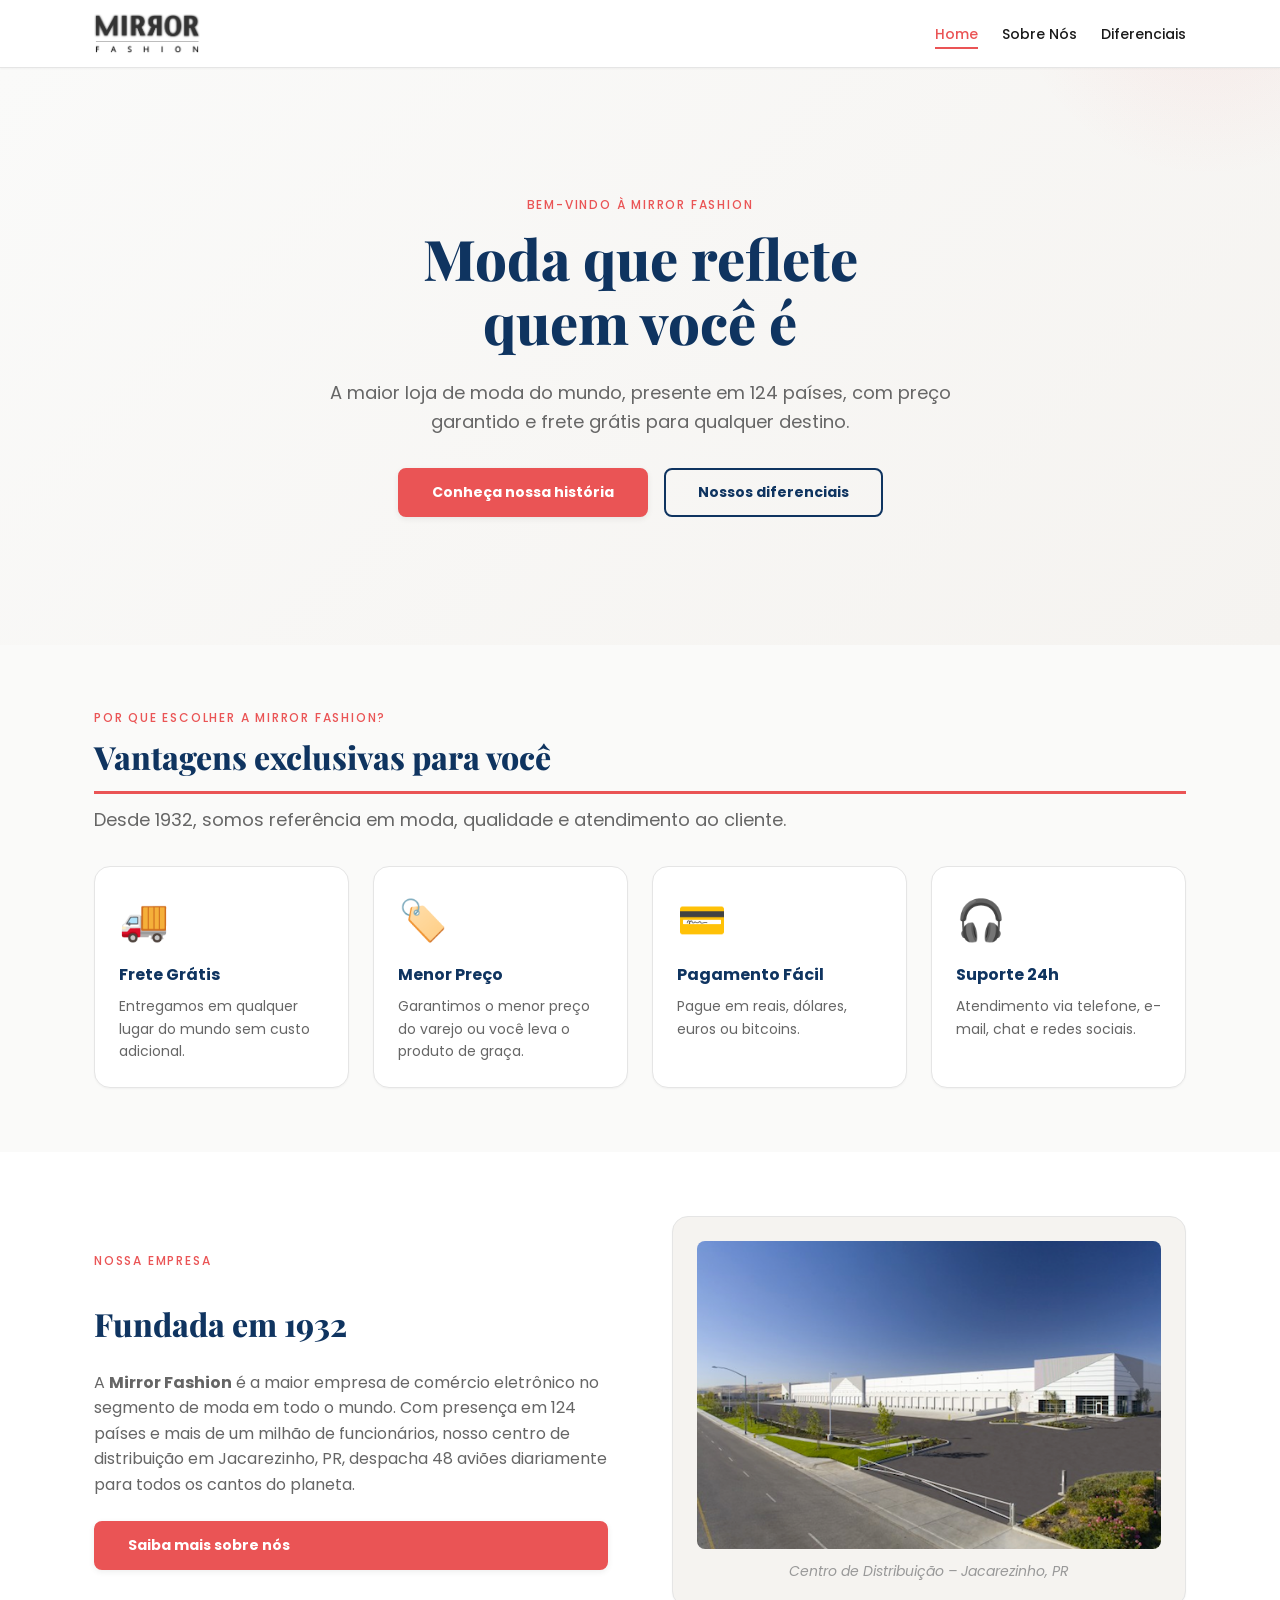
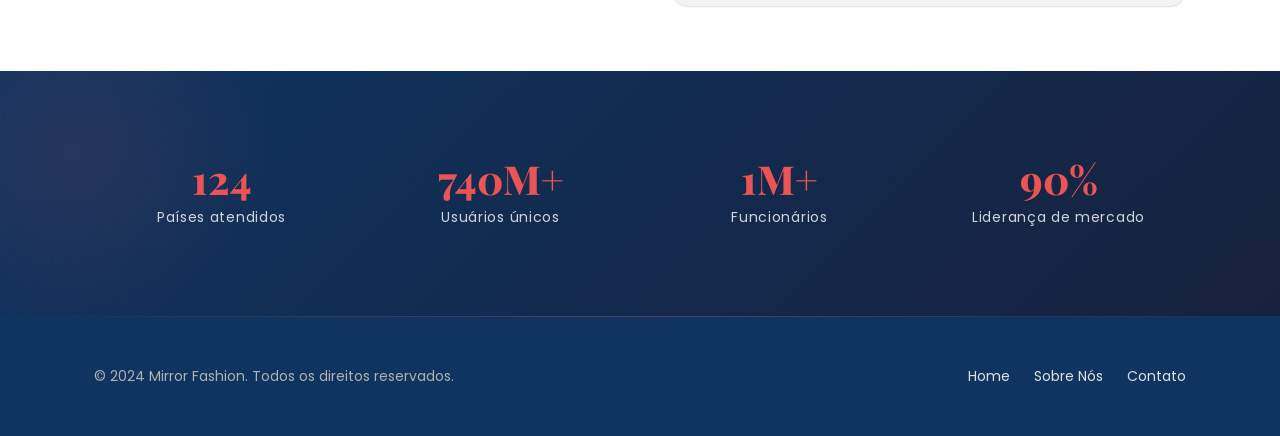
<file: html-basico/index.html>
<!DOCTYPE html>
<html lang="pt-br">
  <head>
    <meta charset="UTF-8" />
    <meta name="viewport" content="width=device-width, initial-scale=1.0" />
    <title>Mirror Fashion – Moda que reflete quem você é</title>
    <link rel="stylesheet" href="css/reset.css" />
    <link rel="stylesheet" href="css/design-system.css" />
    <link rel="stylesheet" href="css/components.css" />
    <link rel="stylesheet" href="css/style.css" />
  </head>
  <body>

    <!-- c-header: Cabeçalho fixo com navegação -->
    <header class="c-header">
      <div class="container c-header__inner">
        <a href="index.html">
          <img class="c-header__logo" src="img/logo.png" alt="Mirror Fashion" />
        </a>
        <nav aria-label="Navegação principal">
          <ul class="c-nav">
            <li><a class="c-nav__link c-nav__link--active" href="index.html">Home</a></li>
            <li><a class="c-nav__link" href="about-us.html">Sobre Nós</a></li>
            <li><a class="c-nav__link" href="about-us.html#diferenciais">Diferenciais</a></li>
          </ul>
        </nav>
      </div>
    </header>

    <main>

      <!-- c-hero: Destaque principal -->
      <section class="c-hero">
        <div class="container">
          <p class="c-hero__eyebrow">Bem-vindo à Mirror Fashion</p>
          <h1 class="c-hero__title">Moda que reflete<br />quem você é</h1>
          <p class="c-hero__body">
            A maior loja de moda do mundo, presente em 124 países,
            com preço garantido e frete grátis para qualquer destino.
          </p>
          <div class="c-hero__actions">
            <a href="about-us.html" class="c-btn c-btn--primary">Conheça nossa história</a>
            <a href="about-us.html#diferenciais" class="c-btn c-btn--outline">Nossos diferenciais</a>
          </div>
        </div>
      </section>

      <!-- c-section--alt: Vantagens em cards -->
      <section class="c-section c-section--alt">
        <div class="container">
          <header class="c-section__header">
            <p class="c-section__eyebrow">Por que escolher a Mirror Fashion?</p>
            <h2 class="c-section__title">Vantagens exclusivas para você</h2>
            <p class="c-section__lead">
              Desde 1932, somos referência em moda, qualidade e atendimento ao cliente.
            </p>
          </header>

          <div class="c-grid c-grid--4">
            <div class="c-card">
              <p class="c-card__icon">🚚</p>
              <h3 class="c-card__title">Frete Grátis</h3>
              <p class="c-card__body">Entregamos em qualquer lugar do mundo sem custo adicional.</p>
            </div>
            <div class="c-card">
              <p class="c-card__icon">🏷️</p>
              <h3 class="c-card__title">Menor Preço</h3>
              <p class="c-card__body">Garantimos o menor preço do varejo ou você leva o produto de graça.</p>
            </div>
            <div class="c-card">
              <p class="c-card__icon">💳</p>
              <h3 class="c-card__title">Pagamento Fácil</h3>
              <p class="c-card__body">Pague em reais, dólares, euros ou bitcoins.</p>
            </div>
            <div class="c-card">
              <p class="c-card__icon">🎧</p>
              <h3 class="c-card__title">Suporte 24h</h3>
              <p class="c-card__body">Atendimento via telefone, e-mail, chat e redes sociais.</p>
            </div>
          </div>
        </div>
      </section>

      <!-- Seção de prévia "Sobre nós" -->
      <section class="c-section">
        <div class="container c-about-preview">
          <div class="c-about-preview__text">
            <p class="c-section__eyebrow">Nossa Empresa</p>
            <h2 class="c-section__title">Fundada em 1932</h2>
            <p class="c-prose__paragraph">
              A <strong>Mirror Fashion</strong> é a maior empresa de comércio
              eletrônico no segmento de moda em todo o mundo. Com presença em
              124 países e mais de um milhão de funcionários, nosso centro de
              distribuição em Jacarezinho, PR, despacha 48 aviões diariamente
              para todos os cantos do planeta.
            </p>
            <a href="about-us.html" class="c-btn c-btn--primary">Saiba mais sobre nós</a>
          </div>
          <figure class="c-figure">
            <img class="c-figure__img" src="img/centro-distribuicao.png" alt="Centro de distribuição" />
            <figcaption class="c-figure__caption">Centro de Distribuição – Jacarezinho, PR</figcaption>
          </figure>
        </div>
      </section>

      <!-- c-section--brand: Estatísticas de destaque -->
      <section class="c-section c-section--brand">
        <div class="container">
          <div class="c-grid c-grid--4">
            <div class="c-stat">
              <span class="c-stat__value">124</span>
              <span class="c-stat__label">Países atendidos</span>
            </div>
            <div class="c-stat">
              <span class="c-stat__value">740M+</span>
              <span class="c-stat__label">Usuários únicos</span>
            </div>
            <div class="c-stat">
              <span class="c-stat__value">1M+</span>
              <span class="c-stat__label">Funcionários</span>
            </div>
            <div class="c-stat">
              <span class="c-stat__value">90%</span>
              <span class="c-stat__label">Liderança de mercado</span>
            </div>
          </div>
        </div>
      </section>

    </main>

    <!-- c-footer: Rodapé (componente de referência do Design System) -->
    <footer class="c-footer" id="rodape">
      <div class="container c-footer__inner">
        <div class="c-footer__brand">          
          <span class="c-footer__copy">&copy; 2024 Mirror Fashion. Todos os direitos reservados.</span>
        </div>
        <ul class="c-footer__links">
          <li><a class="c-footer__link" href="index.html">Home</a></li>
          <li><a class="c-footer__link" href="about-us.html">Sobre Nós</a></li>
          <li><a class="c-footer__link" href="mailto:loja@loja.com">Contato</a></li>
        </ul>
      </div>
    </footer>

  </body>
</html>
</file>
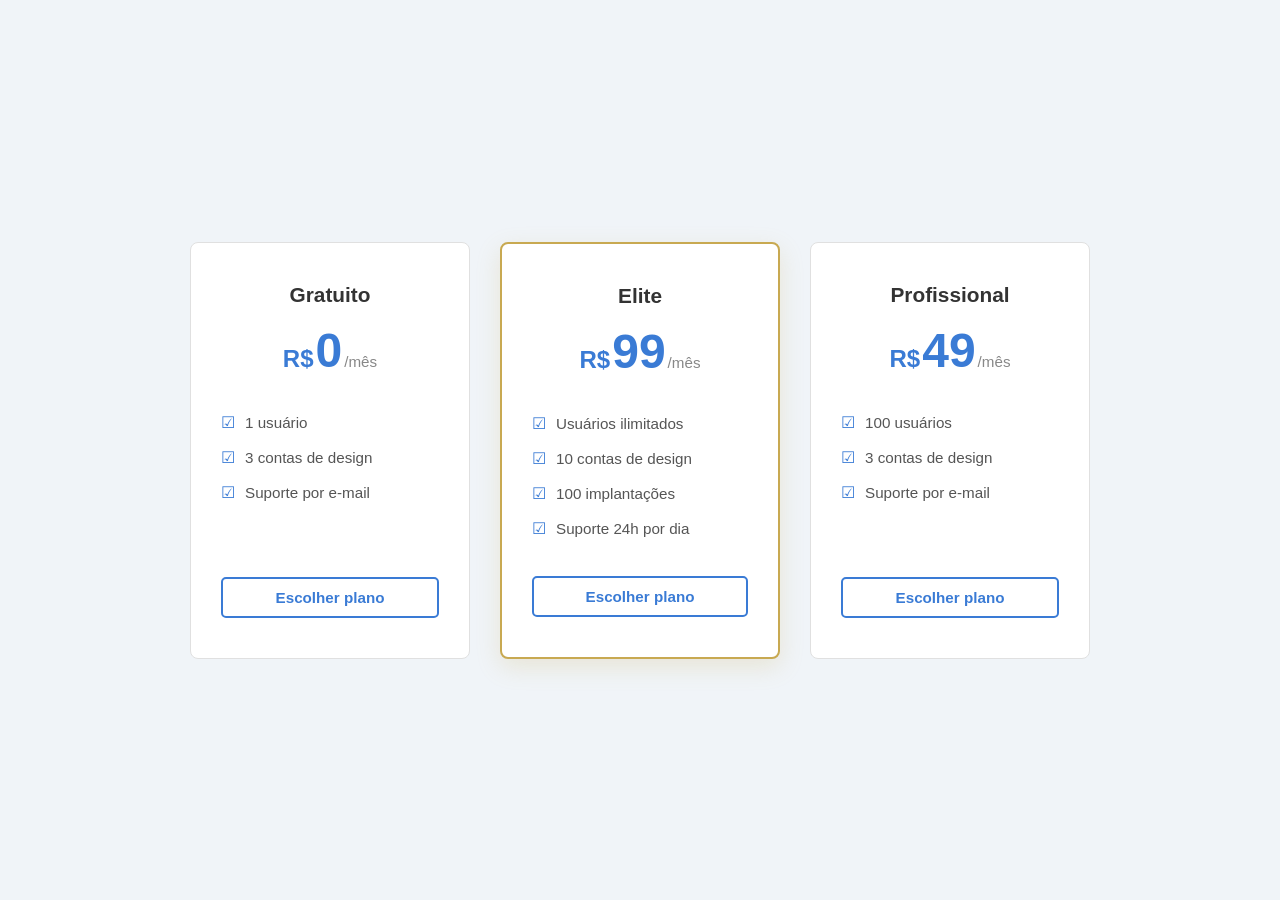
<file: html-basico/Cards/index.html>
<!DOCTYPE html>
<html lang="pt-BR">
<head>
    <meta charset="UTF-8">
    <meta name="viewport" content="width=device-width, initial-scale=1.0">
    <meta name="description" content="Cards de planos de preços com hover e transições">
    <title>Cards - Planos de Preços</title>
    <link rel="stylesheet" href="style.css">
</head>
<body>
    <main class="container">
        <!-- Card Gratuito -->
        <div class="card">
            <h2 class="card-title">Gratuito</h2>
            <div class="card-price">
                <span class="price-currency">R$</span>
                <span class="price-value">0</span>
                <span class="price-period">/mês</span>
            </div>
            <ul class="card-features">
                <li>
                    <span class="check">☑</span>
                    1 usuário
                </li>
                <li>
                    <span class="check">☑</span>
                    3 contas de design
                </li>
                <li>
                    <span class="check">☑</span>
                    Suporte por e-mail
                </li>
            </ul>
            <a href="#" class="card-button">Escolher plano</a>
        </div>

        <!-- Card Elite (destaque) -->
        <div class="card card-featured">
            <h2 class="card-title">Elite</h2>
            <div class="card-price">
                <span class="price-currency">R$</span>
                <span class="price-value">99</span>
                <span class="price-period">/mês</span>
            </div>
            <ul class="card-features">
                <li>
                    <span class="check">☑</span>
                    Usuários ilimitados
                </li>
                <li>
                    <span class="check">☑</span>
                    10 contas de design
                </li>
                <li>
                    <span class="check">☑</span>
                    100 implantações
                </li>
                <li>
                    <span class="check">☑</span>
                    Suporte 24h por dia
                </li>
            </ul>
            <a href="#" class="card-button">Escolher plano</a>
        </div>

        <!-- Card Profissional -->
        <div class="card">
            <h2 class="card-title">Profissional</h2>
            <div class="card-price">
                <span class="price-currency">R$</span>
                <span class="price-value">49</span>
                <span class="price-period">/mês</span>
            </div>
            <ul class="card-features">
                <li>
                    <span class="check">☑</span>
                    100 usuários
                </li>
                <li>
                    <span class="check">☑</span>
                    3 contas de design
                </li>
                <li>
                    <span class="check">☑</span>
                    Suporte por e-mail
                </li>
            </ul>
            <a href="#" class="card-button">Escolher plano</a>
        </div>
    </main>
</body>
</html>
</file>
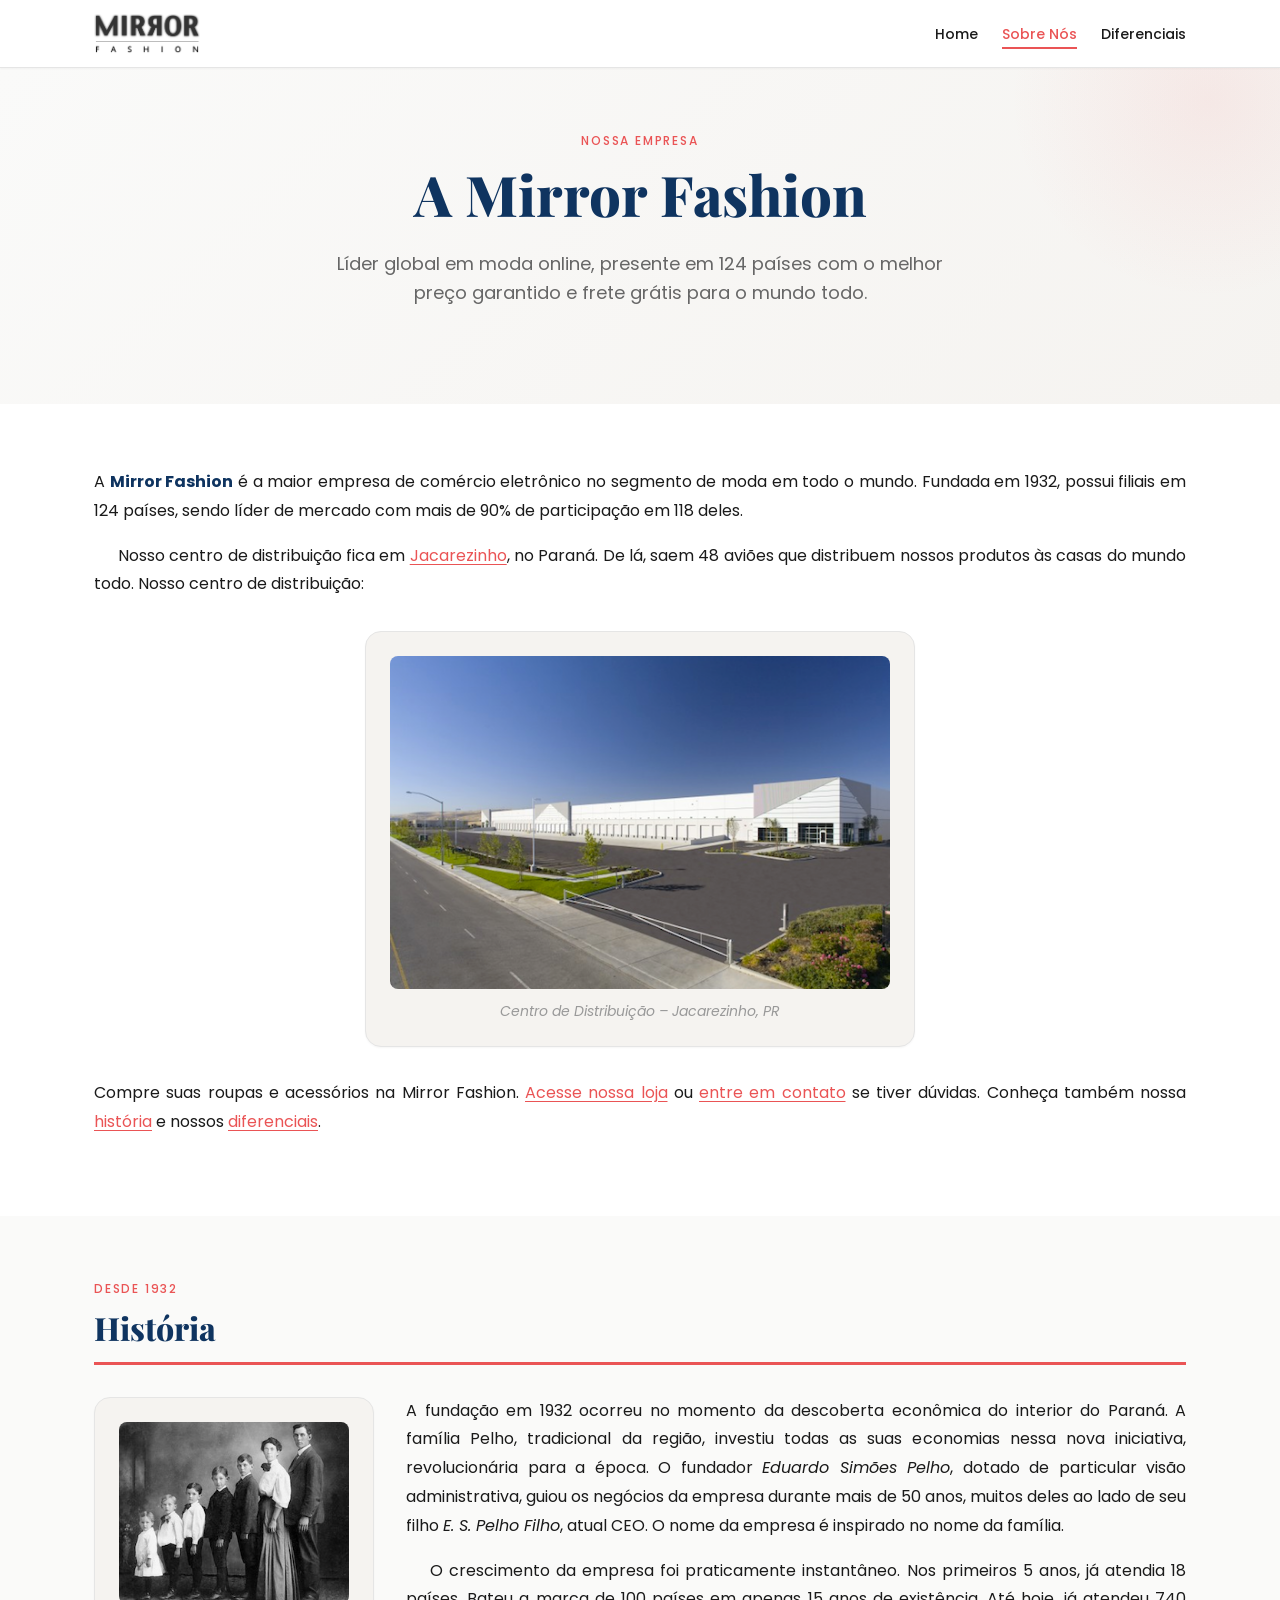
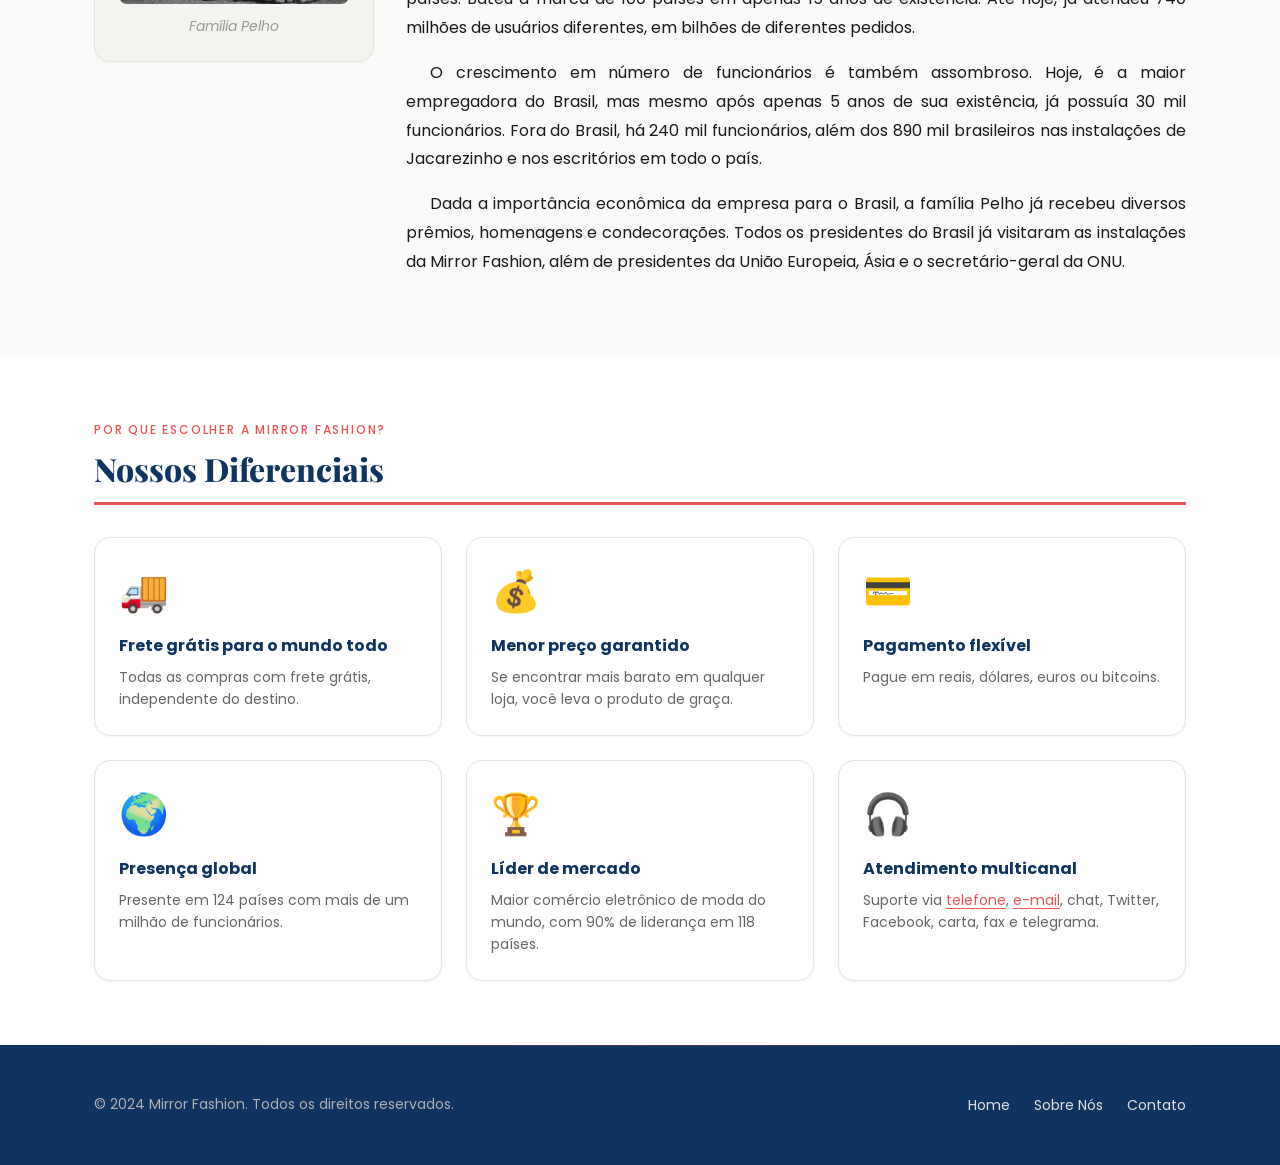
<file: html-basico/about-us.html>
<!DOCTYPE html>
<html lang="pt-br">
  <head>
    <meta charset="UTF-8" />
    <meta name="viewport" content="width=device-width, initial-scale=1.0" />
    <title>Sobre Nós – Mirror Fashion</title>
    <link rel="stylesheet" href="css/reset.css" />
    <link rel="stylesheet" href="css/design-system.css" />
    <link rel="stylesheet" href="css/components.css" />
    <link rel="stylesheet" href="css/about.css" />
  </head>
  <body>

    <!-- c-header: Cabeçalho fixo com navegação -->
    <header class="c-header">
      <div class="container c-header__inner">
        <a href="index.html">
          <img class="c-header__logo" src="img/logo.png" alt="Mirror Fashion" />
        </a>
        <nav aria-label="Navegação principal">
          <ul class="c-nav">
            <li><a class="c-nav__link" href="index.html">Home</a></li>
            <li><a class="c-nav__link c-nav__link--active" href="about-us.html">Sobre Nós</a></li>
            <li><a class="c-nav__link" href="about-us.html#diferenciais">Diferenciais</a></li>
          </ul>
        </nav>
      </div>
    </header>

    <!-- c-hero: Destaque da página -->
    <section class="c-hero c-hero--compact">
      <div class="container">
        <p class="c-hero__eyebrow">Nossa Empresa</p>
        <h1 class="c-hero__title">A Mirror Fashion</h1>
        <p class="c-hero__body">
          Líder global em moda online, presente em 124 países
          com o melhor preço garantido e frete grátis para o mundo todo.
        </p>
      </div>
    </section>

    <main>

      <!-- Seção introdutória -->
      <section class="c-section">
        <div class="container">
          <div class="c-prose">
            <p>
              A <strong>Mirror Fashion</strong> é a maior empresa de comércio
              eletrônico no segmento de moda em todo o mundo. Fundada em 1932,
              possui filiais em 124 países, sendo líder de mercado com mais de
              90% de participação em 118 deles.
            </p>
            <p>
              Nosso centro de distribuição fica em
              <a
                target="_blank"
                title="Google Maps"
                href="https://maps.google.com.br/?q=Jacarezinho"
              >Jacarezinho</a>, no Paraná. De lá, saem 48 aviões que distribuem
              nossos produtos às casas do mundo todo. Nosso centro de distribuição:
            </p>
          </div>

          <figure class="c-figure" id="centro-distribuicao">
            <img class="c-figure__img" src="img/centro-distribuicao.png" alt="Centro de distribuição" />
            <figcaption class="c-figure__caption">Centro de Distribuição – Jacarezinho, PR</figcaption>
          </figure>

          <div class="c-prose">
            <p>
              Compre suas roupas e acessórios na Mirror Fashion.
              <a href="index.html">Acesse nossa loja</a> ou
              <a href="mailto:loja@loja.com">entre em contato</a> se tiver dúvidas.
              Conheça também nossa <a href="#historia">história</a> e nossos
              <a href="#diferenciais">diferenciais</a>.
            </p>
          </div>
        </div>
      </section>

      <!-- c-section--alt: Seção de história -->
      <section class="c-section c-section--alt" id="historia">
        <div class="container">
          <header class="c-section__header">
            <p class="c-section__eyebrow">Desde 1932</p>
            <h2 class="c-section__title">História</h2>
          </header>

          <div class="c-article-grid">
            <figure class="c-figure" id="familia-pelho">
              <img class="c-figure__img" src="img/familia-pelho.jpg" alt="Família Pelho" />
              <figcaption class="c-figure__caption">Família Pelho</figcaption>
            </figure>

            <div class="c-prose">
              <p>
                A fundação em 1932 ocorreu no momento da descoberta econômica do
                interior do Paraná. A família Pelho, tradicional da região, investiu
                todas as suas economias nessa nova iniciativa, revolucionária para a
                época. O fundador <em>Eduardo Simões Pelho</em>, dotado de particular
                visão administrativa, guiou os negócios da empresa durante mais de 50
                anos, muitos deles ao lado de seu filho <em>E. S. Pelho Filho</em>,
                atual CEO. O nome da empresa é inspirado no nome da família.
              </p>
              <p>
                O crescimento da empresa foi praticamente instantâneo. Nos primeiros 5
                anos, já atendia 18 países. Bateu a marca de 100 países em apenas 15
                anos de existência. Até hoje, já atendeu 740 milhões de usuários
                diferentes, em bilhões de diferentes pedidos.
              </p>
              <p>
                O crescimento em número de funcionários é também assombroso. Hoje, é a
                maior empregadora do Brasil, mas mesmo após apenas 5 anos de sua
                existência, já possuía 30 mil funcionários. Fora do Brasil, há 240 mil
                funcionários, além dos 890 mil brasileiros nas instalações de
                Jacarezinho e nos escritórios em todo o país.
              </p>
              <p>
                Dada a importância econômica da empresa para o Brasil, a família Pelho
                já recebeu diversos prêmios, homenagens e condecorações. Todos os
                presidentes do Brasil já visitaram as instalações da Mirror Fashion,
                além de presidentes da União Europeia, Ásia e o secretário-geral da ONU.
              </p>
            </div>
          </div>
        </div>
      </section>

      <!-- Seção de diferenciais -->
      <section class="c-section" id="diferenciais">
        <div class="container">
          <header class="c-section__header">
            <p class="c-section__eyebrow">Por que escolher a Mirror Fashion?</p>
            <h2 class="c-section__title">Nossos Diferenciais</h2>
          </header>

          <ul class="c-grid c-grid--3">
            <li class="c-card">
              <p class="c-card__icon">🚚</p>
              <h3 class="c-card__title">Frete grátis para o mundo todo</h3>
              <p class="c-card__body">Todas as compras com frete grátis, independente do destino.</p>
            </li>
            <li class="c-card">
              <p class="c-card__icon">💰</p>
              <h3 class="c-card__title">Menor preço garantido</h3>
              <p class="c-card__body">Se encontrar mais barato em qualquer loja, você leva o produto de graça.</p>
            </li>
            <li class="c-card">
              <p class="c-card__icon">💳</p>
              <h3 class="c-card__title">Pagamento flexível</h3>
              <p class="c-card__body">Pague em reais, dólares, euros ou bitcoins.</p>
            </li>
            <li class="c-card">
              <p class="c-card__icon">🌍</p>
              <h3 class="c-card__title">Presença global</h3>
              <p class="c-card__body">Presente em 124 países com mais de um milhão de funcionários.</p>
            </li>
            <li class="c-card">
              <p class="c-card__icon">🏆</p>
              <h3 class="c-card__title">Líder de mercado</h3>
              <p class="c-card__body">Maior comércio eletrônico de moda do mundo, com 90% de liderança em 118 países.</p>
            </li>
            <li class="c-card">
              <p class="c-card__icon">🎧</p>
              <h3 class="c-card__title">Atendimento multicanal</h3>
              <p class="c-card__body">
                Suporte via <a href="tel:+553536298400">telefone</a>,
                <a href="mailto:loja@loja.com">e-mail</a>,
                chat, Twitter, Facebook, carta, fax e telegrama.
              </p>
            </li>
          </ul>
        </div>
      </section>

    </main>

    <!-- c-footer: Rodapé (componente de referência do Design System) -->
    <footer class="c-footer" id="rodape">
      <div class="container c-footer__inner">
        <div class="c-footer__brand">          
          <span class="c-footer__copy">&copy; 2024 Mirror Fashion. Todos os direitos reservados.</span>
        </div>
        <ul class="c-footer__links">
          <li><a class="c-footer__link" href="index.html">Home</a></li>
          <li><a class="c-footer__link" href="about-us.html">Sobre Nós</a></li>
          <li><a class="c-footer__link" href="mailto:loja@loja.com">Contato</a></li>
        </ul>
      </div>
    </footer>

  </body>
</html>
</file>
<file: html-basico/css/design-system.css>
/* Mirror Fashion – Design System
   Tokens: cores, tipografia, espaçamento, sombras, bordas, transições */

@import url('https://fonts.googleapis.com/css2?family=Poppins:ital,wght@0,300;0,400;0,500;0,600;0,700;0,800;1,400&family=Playfair+Display:ital,wght@0,700;0,800;1,700&display=swap');

:root {
  /* ── Tipografia ──────────────────────────── */
  --font-title:  "Playfair Display", serif;
  --font-body:   "Poppins", sans-serif;

  --font-size-xs:   0.75rem;    /* 12 px */
  --font-size-sm:   0.875rem;   /* 14 px */
  --font-size-base: 1rem;       /* 16 px */
  --font-size-md:   1.125rem;   /* 18 px */
  --font-size-lg:   1.25rem;    /* 20 px */
  --font-size-xl:   1.5rem;     /* 24 px */
  --font-size-2xl:  2rem;       /* 32 px */
  --font-size-3xl:  2.5rem;     /* 40 px */
  --font-size-4xl:  3.5rem;     /* 56 px */

  --font-weight-regular: 400;
  --font-weight-medium:  500;
  --font-weight-bold:    700;
  --font-weight-black:   800;

  --line-height-tight:  1.15;
  --line-height-snug:   1.35;
  --line-height-normal: 1.6;
  --line-height-loose:  1.8;

  /* ── Paleta de cores (Premium & Modern) ──── */
  --color-brand:        #0f3460;   /* Deep blue – cor principal */
  --color-brand-mid:    #16213e;
  --color-accent:       #ea5455;   /* Coral elegante */
  --color-accent-dark:  #c73652;

  --color-text:         #1a1a1a;
  --color-text-muted:   #666666;
  --color-text-subtle:  #999999;

  --color-bg:           #ffffff;
  --color-bg-soft:      #fafaf9;
  --color-bg-tint:      #f5f3f0;

  --color-border:       #e5e5e5;
  --color-border-dark:  #d4d4d8;

  /* Footer */
  --color-base-footer:  #777;      /* alias legado mantido para compatibilidade */
  --color-footer-bg:    #0f3460;
  --color-footer-text:  #b0b0b0;
  --color-footer-link:  #e0e0e0;

  /* ── Escala de espaçamento (base 4 px) ──── */
  --space-1:   4px;
  --space-2:   8px;
  --space-3:  12px;
  --space-4:  16px;
  --space-5:  24px;
  --space-6:  32px;
  --space-7:  48px;
  --space-8:  64px;
  --space-9:  96px;
  --space-10: 128px;

  /* ── Border radius ───────────────────────── */
  --radius-sm:   4px;
  --radius-md:   8px;
  --radius-lg:  16px;
  --radius-xl:  24px;
  --radius-full: 9999px;

  /* ── Sombras (Modernizadas) ──────────────── */
  --shadow-xs: 0 1px 2px rgba(0, 0, 0, .04);
  --shadow-sm: 0 2px 6px rgba(0, 0, 0, .07);
  --shadow-md: 0 6px 16px rgba(0, 0, 0, .10);
  --shadow-lg: 0 12px 32px rgba(0, 0, 0, .12);

  /* ── Layout ──────────────────────────────── */
  --max-width:     1140px;
  --header-height: 68px;

  /* ── Transições ──────────────────────────── */
  --transition-fast: 150ms ease-out;
  --transition-base: 250ms ease-out;
  --transition-slow: 400ms ease-out;
}
</file>
<file: html-basico/css/components.css>
/* Mirror Fashion – UI Components
   Componentes reutilizáveis seguindo o padrão do Design System */

/* ─────────────────────────────────────────────
   Container
───────────────────────────────────────────── */
.container {
  width: 100%;
  max-width: var(--max-width);
  margin-inline: auto;
  padding-inline: var(--space-5);
}

/* ─────────────────────────────────────────────
   c-header / c-nav  – Cabeçalho fixo com navegação
───────────────────────────────────────────── */
.c-header {
  position: sticky;
  top: 0;
  z-index: 100;
  background: var(--color-bg);
  border-bottom: 1px solid var(--color-border);
  height: var(--header-height);
  box-shadow: var(--shadow-xs);
  backdrop-filter: blur(8px);
}

.c-header__inner {
  display: flex;
  align-items: center;
  justify-content: space-between;
  height: 100%;
}

.c-header__logo {
  height: 40px;
  width: auto;
  transition: transform var(--transition-fast);
}

.c-header__logo:hover {
  transform: scale(1.05);
}

.c-nav {
  display: flex;
  gap: var(--space-5);
  list-style: none;
}

.c-nav__link {
  font-family: var(--font-body);
  font-weight: var(--font-weight-medium);
  font-size: var(--font-size-sm);
  color: var(--color-text);
  text-decoration: none;
  padding-bottom: 3px;
  border-bottom: 2px solid transparent;
  transition: all var(--transition-fast);
  position: relative;
}

.c-nav__link::after {
  content: '';
  position: absolute;
  bottom: -2px;
  left: 0;
  width: 0;
  height: 2px;
  background: var(--color-accent);
  transition: width var(--transition-fast);
}

.c-nav__link:hover::after,
.c-nav__link--active::after {
  width: 100%;
}

.c-nav__link:hover,
.c-nav__link--active {
  color: var(--color-accent);
}

/* ─────────────────────────────────────────────
   c-hero  – Seção de destaque principal
───────────────────────────────────────────── */
.c-hero {
  padding-block: var(--space-10);
  background: linear-gradient(135deg, #fafaf9 0%, #f5f3f0 100%);
  text-align: center;
  position: relative;
  overflow: hidden;
}

.c-hero::before {
  content: '';
  position: absolute;
  top: -50%;
  right: -10%;
  width: 400px;
  height: 400px;
  background: radial-gradient(circle, rgba(234, 84, 85, 0.08) 0%, transparent 70%);
  border-radius: 50%;
  pointer-events: none;
}

.c-hero--compact {
  padding-block: var(--space-8);
}

.c-hero__eyebrow {
  font-family: var(--font-body);
  font-size: var(--font-size-xs);
  font-weight: var(--font-weight-medium);
  letter-spacing: 0.15em;
  text-transform: uppercase;
  color: var(--color-accent);
  margin-bottom: var(--space-3);
  position: relative;
  z-index: 1;
}

.c-hero__title {
  font-family: var(--font-title);
  font-size: clamp(var(--font-size-2xl), 5vw, var(--font-size-4xl));
  color: var(--color-brand);
  line-height: var(--line-height-tight);
  margin-bottom: var(--space-5);
  font-weight: 800;
  position: relative;
  z-index: 1;
}

.c-hero__body {
  font-family: var(--font-body);
  font-size: var(--font-size-md);
  color: var(--color-text-muted);
  max-width: 60ch;
  margin-inline: auto;
  margin-bottom: var(--space-6);
  line-height: var(--line-height-normal);
  position: relative;
  z-index: 1;
}

.c-hero__actions {
  display: flex;
  gap: var(--space-4);
  justify-content: center;
  flex-wrap: wrap;
  position: relative;
  z-index: 1;
}

/* ─────────────────────────────────────────────
   c-btn  – Botões de ação
───────────────────────────────────────────── */
.c-btn {
  display: inline-flex;
  align-items: center;
  gap: var(--space-2);
  padding: var(--space-3) var(--space-6);
  border-radius: var(--radius-md);
  font-family: var(--font-body);
  font-weight: var(--font-weight-bold);
  font-size: var(--font-size-sm);
  cursor: pointer;
  text-decoration: none;
  border: 2px solid transparent;
  transition:
    background var(--transition-fast),
    color var(--transition-fast),
    border-color var(--transition-fast),
    transform var(--transition-fast),
    box-shadow var(--transition-fast);
  box-shadow: var(--shadow-sm);
}

.c-btn--primary {
  background: var(--color-accent);
  color: #fff;
  border-color: var(--color-accent);
}

.c-btn--primary:hover {
  background: var(--color-accent-dark);
  border-color: var(--color-accent-dark);
  transform: translateY(-2px);
  box-shadow: var(--shadow-md);
}

.c-btn--outline {
  background: transparent;
  color: var(--color-brand);
  border-color: var(--color-brand);
  box-shadow: none;
}

.c-btn--outline:hover {
  background: var(--color-brand);
  color: #fff;
  transform: translateY(-2px);
  box-shadow: var(--shadow-md);
}

/* ─────────────────────────────────────────────
   c-section  – Blocos de conteúdo
───────────────────────────────────────────── */
.c-section {
  padding-block: var(--space-8);
}

.c-section--alt {
  background: var(--color-bg-soft);
}

.c-section--brand {
  background: linear-gradient(135deg, #0f3460 0%, #16213e 100%);
  color: #fff;
  position: relative;
  overflow: hidden;
}

.c-section--brand::before {
  content: '';
  position: absolute;
  top: -50%;
  left: -10%;
  width: 400px;
  height: 400px;
  background: radial-gradient(circle, rgba(234, 84, 85, 0.1) 0%, transparent 70%);
  border-radius: 50%;
  pointer-events: none;
}

.c-section__header {
  margin-bottom: var(--space-6);
}

.c-section__eyebrow {
  font-family: var(--font-body);
  font-size: var(--font-size-xs);
  font-weight: var(--font-weight-medium);
  letter-spacing: 0.15em;
  text-transform: uppercase;
  color: var(--color-accent);
  margin-bottom: var(--space-2);
}

.c-section__title {
  font-family: var(--font-title);
  font-size: clamp(var(--font-size-xl), 3vw, var(--font-size-2xl));
  color: var(--color-brand);
  border-bottom: 3px solid var(--color-accent);
  padding-bottom: var(--space-3);
  line-height: var(--line-height-snug);
  font-weight: 800;
}

.c-section--brand .c-section__title {
  color: #fff;
  border-bottom-color: rgba(234, 84, 85, 0.6);
}

.c-section__lead {
  font-family: var(--font-body);
  font-size: var(--font-size-md);
  color: var(--color-text-muted);
  margin-top: var(--space-3);
  max-width: 72ch;
  line-height: var(--line-height-normal);
}

/* ─────────────────────────────────────────────
   c-grid  – Layout em grade responsiva
───────────────────────────────────────────── */
.c-grid {
  display: grid;
  gap: var(--space-5);
}

.c-grid--2 { grid-template-columns: repeat(2, 1fr); }
.c-grid--3 { grid-template-columns: repeat(3, 1fr); }
.c-grid--4 { grid-template-columns: repeat(4, 1fr); }

@media (max-width: 768px) {
  .c-grid--3,
  .c-grid--4 {
    grid-template-columns: repeat(2, 1fr);
  }
}

@media (max-width: 480px) {
  .c-grid--2,
  .c-grid--3,
  .c-grid--4 {
    grid-template-columns: 1fr;
  }
}

/* ─────────────────────────────────────────────
   c-card  – Cartão de conteúdo
───────────────────────────────────────────── */
.c-card {
  background: var(--color-bg);
  border: 1px solid var(--color-border);
  border-radius: var(--radius-lg);
  padding: var(--space-5);
  box-shadow: var(--shadow-xs);
  transition:
    box-shadow var(--transition-base),
    transform var(--transition-base),
    border-color var(--transition-base);
  list-style: none;
}

.c-card:hover {
  box-shadow: var(--shadow-md);
  transform: translateY(-4px);
  border-color: var(--color-accent);
}

.c-card__icon {
  font-size: 2.5rem;
  margin-bottom: var(--space-3);
  display: block;
}

.c-card__title {
  font-family: var(--font-body);
  font-weight: var(--font-weight-bold);
  font-size: var(--font-size-base);
  color: var(--color-brand);
  margin-bottom: var(--space-2);
  font-weight: 700;
}

.c-card__body {
  font-family: var(--font-body);
  font-size: var(--font-size-sm);
  color: var(--color-text-muted);
  line-height: var(--line-height-normal);
}

.c-card__body a {
  color: var(--color-accent);
  text-decoration: underline;
  text-underline-offset: 3px;
  transition: color var(--transition-fast);
}

.c-card__body a:hover {
  color: var(--color-accent-dark);
}

/* ─────────────────────────────────────────────
   c-figure  – Bloco de mídia / imagem com legenda
───────────────────────────────────────────── */
.c-figure {
  background-color: var(--color-bg-tint);
  border: 1px solid var(--color-border);
  border-radius: var(--radius-lg);
  text-align: center;
  padding: var(--space-5);
  margin-block: var(--space-6);
  box-shadow: var(--shadow-xs);
  overflow: hidden;
}

.c-figure__img {
  max-width: 100%;
  margin-inline: auto;
  border-radius: var(--radius-md);
  transition: transform var(--transition-base);
}

.c-figure:hover .c-figure__img {
  transform: scale(1.02);
}

.c-figure__caption {
  font-style: italic;
  margin-top: var(--space-3);
  font-family: var(--font-body);
  color: var(--color-text-subtle);
  font-size: var(--font-size-sm);
}

/* ─────────────────────────────────────────────
   c-prose  – Bloco de texto longo / artigo
───────────────────────────────────────────── */
.c-prose {
  font-family: var(--font-body);
  font-size: var(--font-size-base);
  line-height: var(--line-height-loose);
  color: var(--color-text);
}

.c-prose p {
  margin-bottom: var(--space-4);
  text-align: justify;
}

.c-prose p + p {
  text-indent: 1.5em;
}

.c-prose strong {
  font-weight: var(--font-weight-bold);
  color: var(--color-brand);
}

.c-prose em {
  font-style: italic;
}

.c-prose a {
  color: var(--color-accent);
  text-decoration: underline;
  text-underline-offset: 3px;
  transition: color var(--transition-fast);
}

.c-prose a:hover {
  color: var(--color-accent-dark);
}

/* ─────────────────────────────────────────────
   c-stat  – Indicador numérico de destaque
───────────────────────────────────────────── */
.c-stat {
  text-align: center;
  padding: var(--space-5);
  position: relative;
  z-index: 1;
}

.c-stat__value {
  display: block;
  font-family: var(--font-title);
  font-size: var(--font-size-3xl);
  color: var(--color-accent);
  line-height: 1;
  margin-bottom: var(--space-2);
  font-weight: 800;
}

.c-stat__label {
  display: block;
  font-family: var(--font-body);
  font-size: var(--font-size-sm);
  color: rgba(255, 255, 255, .8);
  letter-spacing: 0.05em;
}

/* ─────────────────────────────────────────────
   c-footer  – Rodapé (componente de referência)
───────────────────────────────────────────── */
.c-footer {
  background: var(--color-footer-bg);
  color: var(--color-footer-text);
  padding-block: var(--space-7);
  position: relative;
}

.c-footer::before {
  content: '';
  position: absolute;
  top: 0;
  left: 0;
  right: 0;
  height: 1px;
  background: linear-gradient(90deg, transparent, rgba(234, 84, 85, 0.3), transparent);
}

.c-footer__inner {
  display: flex;
  align-items: center;
  justify-content: space-between;
  flex-wrap: wrap;
  gap: var(--space-5);
}

.c-footer__brand {
  display: flex;
  align-items: center;
  gap: var(--space-4);
}

.c-footer__copy {
  font-family: var(--font-body);
  font-size: var(--font-size-sm);
  color: var(--color-footer-text);
}

.c-footer__links {
  display: flex;
  gap: var(--space-5);
  list-style: none;
  flex-wrap: wrap;
}

.c-footer__link {
  font-family: var(--font-body);
  font-size: var(--font-size-sm);
  color: var(--color-footer-link);
  text-decoration: none;
  transition: color var(--transition-fast);
  position: relative;
}

.c-footer__link::after {
  content: '';
  position: absolute;
  bottom: -2px;
  left: 0;
  width: 0;
  height: 1px;
  background: var(--color-accent);
  transition: width var(--transition-fast);
}

.c-footer__link:hover::after {
  width: 100%;
}

.c-footer__link:hover {
  color: #fff;
}

/* ─────────────────────────────────────────────
   Responsivo – Desktops / Telas grandes (>768px)
   Layout padrão acima, sem alterações necessárias
───────────────────────────────────────────── */

/* ─────────────────────────────────────────────
   Responsivo – Tablets (>480px e <768px)
───────────────────────────────────────────── */
@media (max-width: 768px) {
  .container {
    padding-inline: var(--space-4);
  }

  .c-header__inner {
    gap: var(--space-3);
  }

  .c-nav {
    gap: var(--space-3);
  }

  .c-nav__link {
    font-size: var(--font-size-xs);
  }

  .c-hero {
    padding-block: var(--space-8);
  }

  .c-hero__title {
    font-size: clamp(var(--font-size-xl), 4vw, var(--font-size-2xl));
  }

  .c-hero__body {
    font-size: var(--font-size-base);
  }

  .c-hero__actions {
    gap: var(--space-3);
  }

  .c-section {
    padding-block: var(--space-6);
  }

  .c-section__title {
    font-size: var(--font-size-xl);
  }

  .c-grid--3,
  .c-grid--4 {
    grid-template-columns: repeat(2, 1fr);
  }

  .c-stat__value {
    font-size: var(--font-size-2xl);
  }

  .c-footer__inner {
    flex-direction: column;
    align-items: flex-start;
    gap: var(--space-4);
  }
}

/* ─────────────────────────────────────────────
   Responsivo – Smartphones (<480px)
───────────────────────────────────────────── */
@media (max-width: 480px) {
  .container {
    padding-inline: var(--space-3);
  }

  .c-header {
    height: auto;
    padding-block: var(--space-2);
  }

  .c-header__inner {
    flex-direction: column;
    gap: var(--space-2);
  }

  .c-header__logo {
    height: 32px;
  }

  .c-nav {
    gap: var(--space-3);
    flex-wrap: wrap;
    justify-content: center;
  }

  .c-hero {
    padding-block: var(--space-6);
  }

  .c-hero__title {
    font-size: var(--font-size-xl);
  }

  .c-hero__body {
    font-size: var(--font-size-sm);
    margin-bottom: var(--space-4);
  }

  .c-hero__actions {
    flex-direction: column;
    align-items: center;
  }

  .c-btn {
    width: 100%;
    justify-content: center;
  }

  .c-section {
    padding-block: var(--space-5);
  }

  .c-section__title {
    font-size: var(--font-size-lg);
  }

  .c-section__lead {
    font-size: var(--font-size-sm);
  }

  .c-grid--2,
  .c-grid--3,
  .c-grid--4 {
    grid-template-columns: 1fr;
  }

  .c-card {
    padding: var(--space-4);
  }

  .c-card__icon {
    font-size: 2rem;
  }

  .c-stat {
    padding: var(--space-3);
  }

  .c-stat__value {
    font-size: var(--font-size-xl);
  }

  .c-stat__label {
    font-size: var(--font-size-xs);
  }

  .c-footer {
    padding-block: var(--space-5);
  }

  .c-footer__links {
    flex-direction: column;
    gap: var(--space-3);
  }
}
</file>
<file: html-basico/css/style.css>
/* Mirror Fashion – Estilos específicos da Home */

/* Layout da seção de prévia "Sobre nós" */
.c-about-preview {
  display: grid;
  grid-template-columns: 1fr 1fr;
  gap: var(--space-8);
  align-items: center;
}

.c-about-preview__text {
  display: flex;
  flex-direction: column;
  gap: var(--space-5);
}

.c-about-preview__text .c-section__title {
  border-bottom: none;
  padding-bottom: 0;
}

.c-prose__paragraph {
  font-family: var(--font-body);
  font-size: var(--font-size-base);
  line-height: var(--line-height-normal);
  color: var(--color-text-muted);
}

.c-about-preview .c-figure {
  margin-block: 0;
}

@media (max-width: 768px) {
  .c-about-preview {
    grid-template-columns: 1fr;
  }
}
</file>
<file: html-basico/Cards/style.css>
/* Reset e base */
* {
    margin: 0;
    padding: 0;
    box-sizing: border-box;
}

body {
    font-family: Arial, Helvetica, sans-serif;
    background-color: #f0f4f8;
    min-height: 100vh;
    display: flex;
    align-items: center;
    justify-content: center;
}

/* Container dos cards */
.container {
    display: flex;
    align-items: stretch;
    justify-content: center;
    gap: 30px;
    padding: 40px 20px;
}

/* Card base */
.card {
    background-color: #ffffff;
    border: 1px solid #e0e0e0;
    border-radius: 8px;
    padding: 40px 30px;
    width: 280px;
    text-align: center;
    transition: transform 0.3s ease, box-shadow 0.3s ease, border-color 0.3s ease;
    position: relative;
    display: flex;
    flex-direction: column;
}

/* Hover nos cards normais */
.card:hover {
    transform: translateY(-10px);
    box-shadow: 0 12px 30px rgba(0, 0, 0, 0.15);
    border-color: #3a7bd5;
}

/* Card destaque (Elite) */
.card-featured {
    border: 2px solid #c8a951;
    box-shadow: 0 8px 25px rgba(200, 169, 81, 0.2);
}

.card-featured:hover {
    transform: translateY(-10px);
    box-shadow: 0 16px 35px rgba(200, 169, 81, 0.35);
    border-color: #c8a951;
}

/* Título do card */
.card-title {
    font-size: 1.3rem;
    font-weight: 700;
    color: #333333;
    margin-bottom: 20px;
}

/* Preço */
.card-price {
    margin-bottom: 30px;
    display: flex;
    align-items: baseline;
    justify-content: center;
    gap: 2px;
}

.price-currency {
    font-size: 1.5rem;
    font-weight: 700;
    color: #3a7bd5;
}

.price-value {
    font-size: 3rem;
    font-weight: 700;
    color: #3a7bd5;
    line-height: 1;
}

.price-period {
    font-size: 0.95rem;
    color: #888888;
}

/* Lista de features */
.card-features {
    list-style: none;
    text-align: left;
    margin-bottom: 30px;
    flex: 1;
}

.card-features li {
    padding: 8px 0;
    font-size: 0.95rem;
    color: #555555;
    display: flex;
    align-items: center;
    gap: 10px;
    transition: color 0.2s ease;
}

.card:hover .card-features li {
    color: #333333;
}

.card-features .check {
    color: #3a7bd5;
    font-size: 1rem;
}

/* Botão */
.card-button {
    display: inline-block;
    padding: 10px 24px;
    border: 2px solid #3a7bd5;
    border-radius: 5px;
    color: #3a7bd5;
    text-decoration: none;
    font-size: 0.95rem;
    font-weight: 600;
    transition: background-color 0.3s ease, color 0.3s ease, transform 0.2s ease;
}

.card-button:hover {
    background-color: #3a7bd5;
    color: #ffffff;
    transform: scale(1.05);
}

/* ─────────────────────────────────────────────
   Responsivo – Desktops / Telas grandes (>768px)
   Layout padrão (flex row com 3 cards), sem alterações
───────────────────────────────────────────── */

/* ─────────────────────────────────────────────
   Responsivo – Tablets (>480px e <768px)
───────────────────────────────────────────── */
@media (max-width: 768px) {
    .container {
        flex-wrap: wrap;
        justify-content: center;
        gap: 20px;
        padding: 30px 16px;
    }

    .card {
        width: 45%;
        min-width: 240px;
        padding: 30px 20px;
    }

    .card-featured {
        transform: scale(1);
    }

    .card-featured:hover {
        transform: translateY(-10px);
    }

    .price-value {
        font-size: 2.5rem;
    }
}

/* ─────────────────────────────────────────────
   Responsivo – Smartphones (<480px)
───────────────────────────────────────────── */
@media (max-width: 480px) {
    body {
        padding: 16px 0;
    }

    .container {
        flex-direction: column;
        align-items: center;
        gap: 16px;
        padding: 20px 12px;
    }

    .card {
        width: 100%;
        max-width: 320px;
        padding: 24px 18px;
    }

    .card-title {
        font-size: 1.15rem;
    }

    .price-value {
        font-size: 2.2rem;
    }

    .price-currency {
        font-size: 1.2rem;
    }

    .card-features li {
        font-size: 0.85rem;
        padding: 6px 0;
    }

    .card-button {
        width: 100%;
        text-align: center;
        padding: 10px 16px;
        font-size: 0.9rem;
    }

    .card:hover {
        transform: translateY(-6px);
    }

    .card-featured:hover {
        transform: translateY(-6px);
    }
}
</file>
<file: html-basico/css/about.css>
/* Mirror Fashion – Estilos específicos da página Sobre Nós */

/* Layout em duas colunas para a seção de história */
.c-article-grid {
  display: grid;
  grid-template-columns: 280px 1fr;
  gap: var(--space-6);
  align-items: start;
}

.c-article-grid .c-figure {
  margin-block: 0;
}

/* Largura máxima da figura do centro de distribuição */
#centro-distribuicao {
  max-width: 550px;
  margin-inline: auto;
}

@media (max-width: 768px) {
  .c-article-grid {
    grid-template-columns: 1fr;
  }
}
</file>
